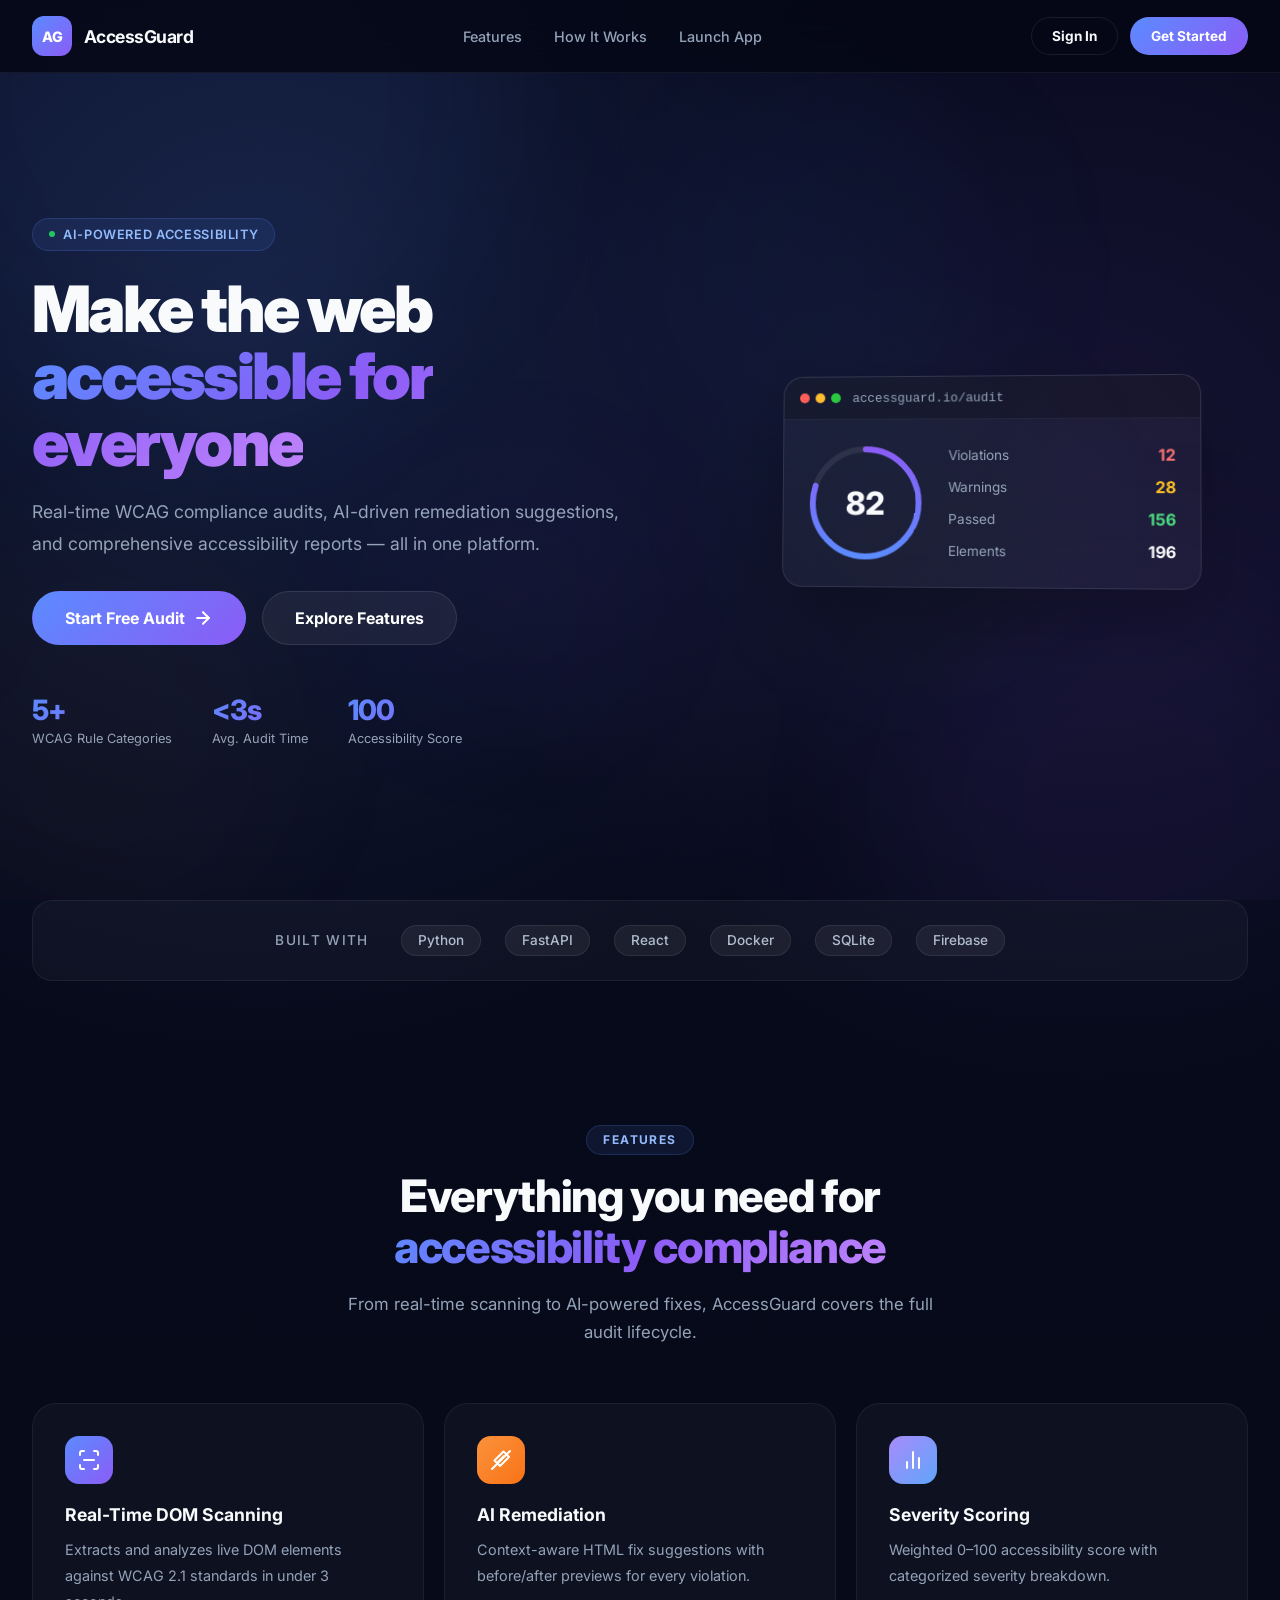
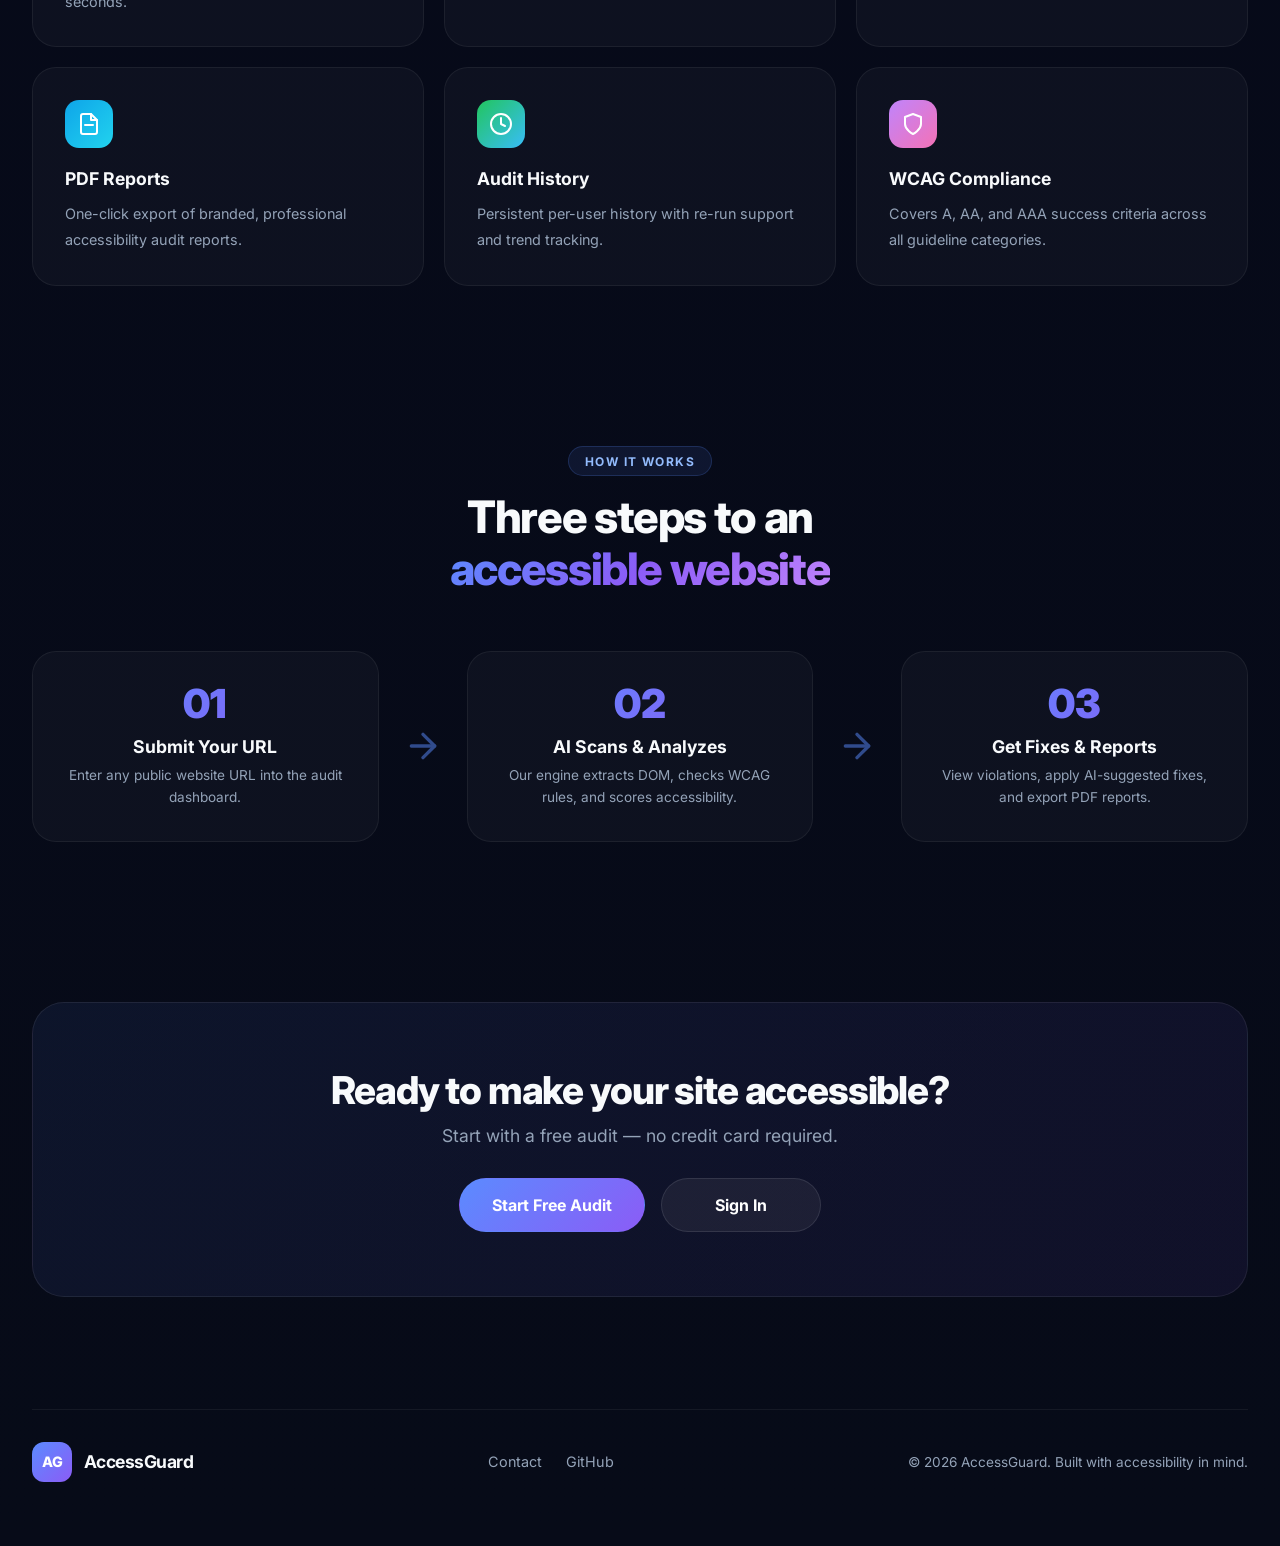
<file: frontend/index.html>
<!DOCTYPE html>
<html lang="en">
<head>
    <meta charset="UTF-8">
    <meta name="viewport" content="width=device-width, initial-scale=1.0">
    <title>AccessGuard — Web Accessibility Intelligence</title>
    <meta name="description" content="Real-time web accessibility auditing platform powered by AI.">
    <link rel="preconnect" href="https://fonts.googleapis.com">
    <link rel="preconnect" href="https://fonts.gstatic.com" crossorigin>
    <link href="https://fonts.googleapis.com/css2?family=Inter:wght@300;400;500;600;700;800;900&display=swap" rel="stylesheet">
    <link rel="stylesheet" href="styles.css">
</head>
<body>
    <!-- Animated background particles -->
    <div class="bg-particles">
        <div class="particle p1"></div>
        <div class="particle p2"></div>
        <div class="particle p3"></div>
        <div class="particle p4"></div>
        <div class="particle p5"></div>
        <div class="particle p6"></div>
    </div>

    <!-- Navigation -->
    <nav class="nav-bar">
        <div class="nav-inner">
            <div class="nav-brand">
                <div class="brand-mark">AG</div>
                <span class="brand-name">AccessGuard</span>
            </div>
            <div class="nav-links">
                <a href="#features" class="nav-link">Features</a>
                <a href="#how-it-works" class="nav-link">How It Works</a>
                <a href="/login.html" class="nav-link nav-cta">Launch App</a>
            </div>
            <div class="nav-auth">
                <a href="/login.html" class="btn btn-ghost btn-sm">Sign In</a>
                <a href="/signup.html" class="btn btn-primary btn-sm">Get Started</a>
            </div>
        </div>
    </nav>

    <!-- Hero Section -->
    <section class="hero">
        <div class="hero-grid">
            <div class="hero-text">
                <div class="hero-badge">
                    <span class="badge-dot"></span>
                    AI-Powered Accessibility
                </div>
                <h1 class="hero-title">
                    Make the web<br>
                    <span class="gradient-text">accessible for everyone</span>
                </h1>
                <p class="hero-subtitle">
                    Real-time WCAG compliance audits, AI-driven remediation suggestions,<br>
                    and comprehensive accessibility reports — all in one platform.
                </p>
                <div class="hero-buttons">
                    <a href="/signup.html" class="btn btn-primary btn-lg pulse-glow">
                        Start Free Audit
                        <svg width="20" height="20" viewBox="0 0 24 24" fill="none" stroke="currentColor" stroke-width="2.5" stroke-linecap="round" stroke-linejoin="round"><line x1="5" y1="12" x2="19" y2="12"/><polyline points="12 5 19 12 12 19"/></svg>
                    </a>
                    <a href="#features" class="btn btn-secondary btn-lg">
                        Explore Features
                    </a>
                </div>
                <div class="hero-stats">
                    <div class="hero-stat">
                        <span class="hero-stat-value">5+</span>
                        <span class="hero-stat-label">WCAG Rule Categories</span>
                    </div>
                    <div class="hero-stat">
                        <span class="hero-stat-value">&lt;3s</span>
                        <span class="hero-stat-label">Avg. Audit Time</span>
                    </div>
                    <div class="hero-stat">
                        <span class="hero-stat-value">100</span>
                        <span class="hero-stat-label">Accessibility Score</span>
                    </div>
                </div>
            </div>
            <div class="hero-visual">
                <div class="hero-preview-card">
                    <div class="preview-header">
                        <div class="preview-dots">
                            <span class="dot red"></span>
                            <span class="dot yellow"></span>
                            <span class="dot green"></span>
                        </div>
                        <span class="preview-url">accessguard.io/audit</span>
                    </div>
                    <div class="preview-body">
                        <div class="preview-score">
                            <svg class="preview-ring" viewBox="0 0 120 120">
                                <circle cx="60" cy="60" r="54" fill="none" stroke="rgba(255,255,255,0.08)" stroke-width="6"/>
                                <circle cx="60" cy="60" r="54" fill="none" stroke="url(#scoreGrad)" stroke-width="6"
                                    stroke-dasharray="339.292" stroke-dashoffset="67.858" stroke-linecap="round"
                                    transform="rotate(-90 60 60)"/>
                                <defs>
                                    <linearGradient id="scoreGrad" x1="0%" y1="0%" x2="100%" y2="0%">
                                        <stop offset="0%" stop-color="#5b8bff"/>
                                        <stop offset="100%" stop-color="#8b5cf6"/>
                                    </linearGradient>
                                </defs>
                            </svg>
                            <span class="preview-score-text">82</span>
                        </div>
                        <div class="preview-details">
                            <div class="preview-detail-item">
                                <span class="detail-label">Violations</span>
                                <span class="detail-value critical">12</span>
                            </div>
                            <div class="preview-detail-item">
                                <span class="detail-label">Warnings</span>
                                <span class="detail-value warning">28</span>
                            </div>
                            <div class="preview-detail-item">
                                <span class="detail-label">Passed</span>
                                <span class="detail-value pass">156</span>
                            </div>
                            <div class="preview-detail-item">
                                <span class="detail-label">Elements</span>
                                <span class="detail-value">196</span>
                            </div>
                        </div>
                    </div>
                </div>
            </div>
        </div>
    </section>

    <!-- Trusted/Stats Bar -->
    <section class="trust-bar">
        <div class="trust-inner">
            <span class="trust-label">Built with</span>
            <div class="trust-icons">
                <span class="trust-icon">Python</span>
                <span class="trust-icon">FastAPI</span>
                <span class="trust-icon">React</span>
                <span class="trust-icon">Docker</span>
                <span class="trust-icon">SQLite</span>
                <span class="trust-icon">Firebase</span>
            </div>
        </div>
    </section>

    <!-- Features Section -->
    <section id="features" class="section features">
        <div class="section-header">
            <span class="section-eyebrow">Features</span>
            <h2 class="section-title">Everything you need for<br><span class="gradient-text">accessibility compliance</span></h2>
            <p class="section-desc">
                From real-time scanning to AI-powered fixes, AccessGuard covers the full audit lifecycle.
            </p>
        </div>
        <div class="features-grid">
            <div class="feature-card">
                <div class="feature-icon icon-scan">
                    <svg width="24" height="24" viewBox="0 0 24 24" fill="none" stroke="currentColor" stroke-width="2" stroke-linecap="round" stroke-linejoin="round"><path d="M3 7V5a2 2 0 0 1 2-2h2"/><path d="M17 3h2a2 2 0 0 1 2 2v2"/><path d="M21 17v2a2 2 0 0 1-2 2h-2"/><path d="M7 21H5a2 2 0 0 1-2-2v-2"/><line x1="7" y1="12" x2="17" y2="12"/></svg>
                </div>
                <h3 class="feature-title">Real-Time DOM Scanning</h3>
                <p class="feature-desc">Extracts and analyzes live DOM elements against WCAG 2.1 standards in under 3 seconds.</p>
            </div>
            <div class="feature-card">
                <div class="feature-icon icon-wand">
                    <svg width="24" height="24" viewBox="0 0 24 24" fill="none" stroke="currentColor" stroke-width="2" stroke-linecap="round" stroke-linejoin="round"><path d="M14.5 3.5L20 9l-9 9-5.5-5.5z"/><line x1="9" y1="14" x2="15" y2="8"/><line x1="3" y1="21" x2="21" y2="3"/></svg>
                </div>
                <h3 class="feature-title">AI Remediation</h3>
                <p class="feature-desc">Context-aware HTML fix suggestions with before/after previews for every violation.</p>
            </div>
            <div class="feature-card">
                <div class="feature-icon icon-chart">
                    <svg width="24" height="24" viewBox="0 0 24 24" fill="none" stroke="currentColor" stroke-width="2" stroke-linecap="round" stroke-linejoin="round"><line x1="18" y1="20" x2="18" y2="10"/><line x1="12" y1="20" x2="12" y2="4"/><line x1="6" y1="20" x2="6" y2="14"/></svg>
                </div>
                <h3 class="feature-title">Severity Scoring</h3>
                <p class="feature-desc">Weighted 0–100 accessibility score with categorized severity breakdown.</p>
            </div>
            <div class="feature-card">
                <div class="feature-icon icon-file">
                    <svg width="24" height="24" viewBox="0 0 24 24" fill="none" stroke="currentColor" stroke-width="2" stroke-linecap="round" stroke-linejoin="round"><path d="M14 2H6a2 2 0 0 0-2 2v16a2 2 0 0 0 2 2h12a2 2 0 0 0 2-2V8z"/><polyline points="14 2 14 8 20 8"/><line x1="16" y1="13" x2="8" y2="13"/></svg>
                </div>
                <h3 class="feature-title">PDF Reports</h3>
                <p class="feature-desc">One-click export of branded, professional accessibility audit reports.</p>
            </div>
            <div class="feature-card">
                <div class="feature-icon icon-clock">
                    <svg width="24" height="24" viewBox="0 0 24 24" fill="none" stroke="currentColor" stroke-width="2" stroke-linecap="round" stroke-linejoin="round"><circle cx="12" cy="12" r="10"/><polyline points="12 6 12 12 16 14"/></svg>
                </div>
                <h3 class="feature-title">Audit History</h3>
                <p class="feature-desc">Persistent per-user history with re-run support and trend tracking.</p>
            </div>
            <div class="feature-card">
                <div class="feature-icon icon-shield">
                    <svg width="24" height="24" viewBox="0 0 24 24" fill="none" stroke="currentColor" stroke-width="2" stroke-linecap="round" stroke-linejoin="round"><path d="M12 22s8-4 8-10V5l-8-3-8 3v7c0 6 8 10 8 10z"/></svg>
                </div>
                <h3 class="feature-title">WCAG Compliance</h3>
                <p class="feature-desc">Covers A, AA, and AAA success criteria across all guideline categories.</p>
            </div>
        </div>
    </section>

    <!-- How It Works -->
    <section id="how-it-works" class="section steps">
        <div class="section-header">
            <span class="section-eyebrow">How It Works</span>
            <h2 class="section-title">Three steps to an<br><span class="gradient-text">accessible website</span></h2>
        </div>
        <div class="steps-grid">
            <div class="step-card">
                <div class="step-number">01</div>
                <h3 class="step-title">Submit Your URL</h3>
                <p class="step-desc">Enter any public website URL into the audit dashboard.</p>
            </div>
            <div class="step-connector">
                <svg width="40" height="40" viewBox="0 0 24 24" fill="none" stroke="currentColor" stroke-width="2" stroke-linecap="round" stroke-linejoin="round"><line x1="5" y1="12" x2="19" y2="12"/><polyline points="12 5 19 12 12 19"/></svg>
            </div>
            <div class="step-card">
                <div class="step-number">02</div>
                <h3 class="step-title">AI Scans & Analyzes</h3>
                <p class="step-desc">Our engine extracts DOM, checks WCAG rules, and scores accessibility.</p>
            </div>
            <div class="step-connector">
                <svg width="40" height="40" viewBox="0 0 24 24" fill="none" stroke="currentColor" stroke-width="2" stroke-linecap="round" stroke-linejoin="round"><line x1="5" y1="12" x2="19" y2="12"/><polyline points="12 5 19 12 12 19"/></svg>
            </div>
            <div class="step-card">
                <div class="step-number">03</div>
                <h3 class="step-title">Get Fixes & Reports</h3>
                <p class="step-desc">View violations, apply AI-suggested fixes, and export PDF reports.</p>
            </div>
        </div>
    </section>

    <!-- CTA Section -->
    <section class="section cta">
        <div class="cta-card">
            <h2 class="cta-title">Ready to make your site accessible?</h2>
            <p class="cta-desc">Start with a free audit — no credit card required.</p>
            <div class="cta-buttons">
                <a href="/signup.html" class="btn btn-primary btn-lg pulse-glow">Start Free Audit</a>
                <a href="/login.html" class="btn btn-secondary btn-lg">Sign In</a>
            </div>
        </div>
    </section>

    <!-- Footer -->
    <footer class="footer">
        <div class="footer-inner">
            <div class="footer-brand">
                <div class="brand-mark">AG</div>
                <span class="brand-name">AccessGuard</span>
            </div>
            <div class="footer-links">
                <a href="mailto:sathvikayadav3@gmail.com" class="footer-link">Contact</a>
                <a href="https://github.com/sathvikagudise/AccessGuard" class="footer-link">GitHub</a>
            </div>
            <div class="footer-copy">
                &copy; 2026 AccessGuard. Built with accessibility in mind.
            </div>
        </div>
    </footer>
</body>
</html>
</file>
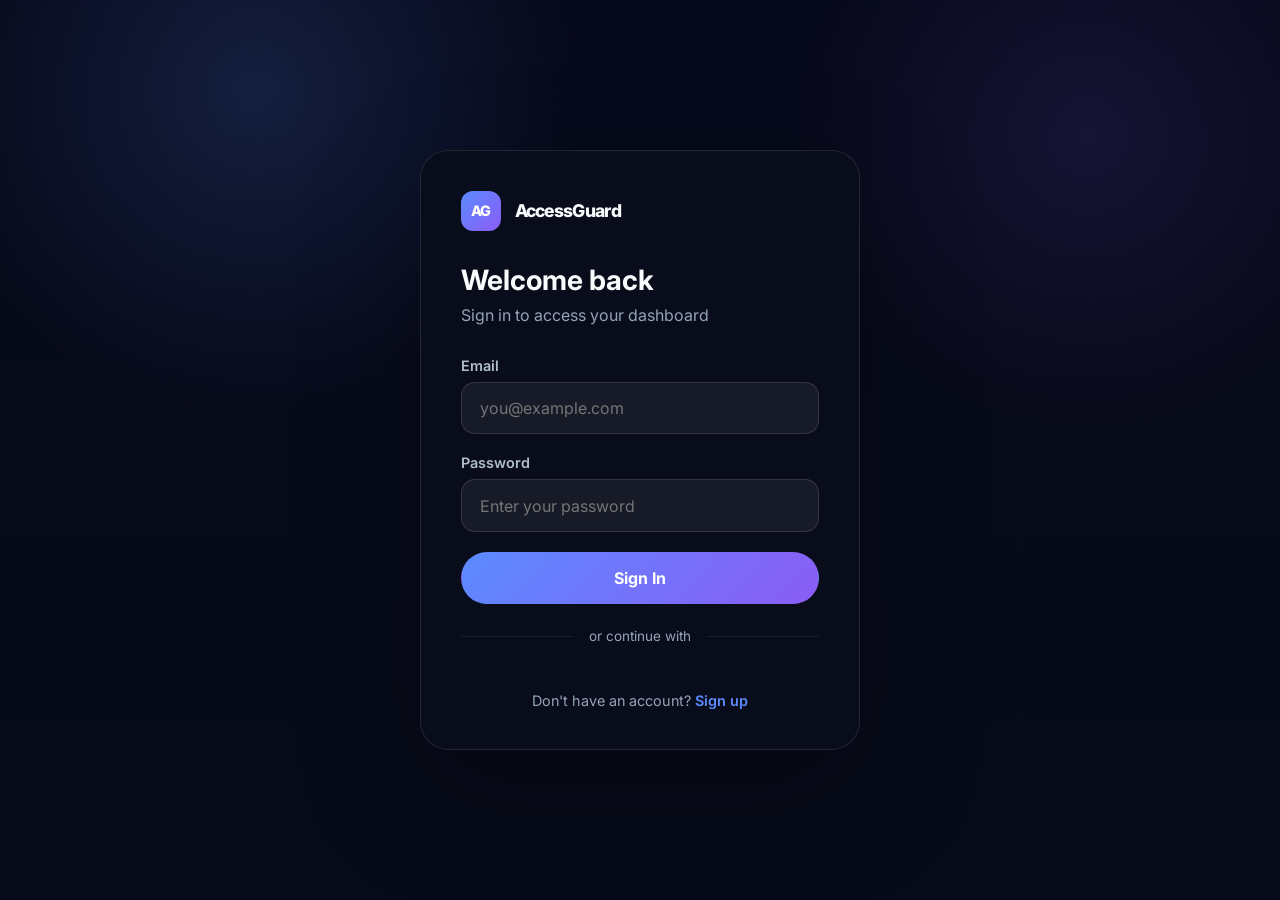
<file: frontend/login.html>
<!DOCTYPE html>
<html lang="en">
<head>
    <meta charset="UTF-8">
    <meta name="viewport" content="width=device-width, initial-scale=1.0">
    <title>Sign In — AccessGuard</title>
    <link rel="preconnect" href="https://fonts.googleapis.com">
    <link rel="preconnect" href="https://fonts.gstatic.com" crossorigin>
    <link href="https://fonts.googleapis.com/css2?family=Inter:wght@300;400;500;600;700;800&display=swap" rel="stylesheet">
    <link rel="stylesheet" href="styles.css">
</head>
<body>
    <div class="auth-shell">
        <div class="auth-card">
            <a href="/" class="auth-brand">
                <span class="brand-mark">AG</span>
                <span class="brand-title">AccessGuard</span>
            </a>
            <h2>Welcome back</h2>
            <p class="auth-subtitle">Sign in to access your dashboard</p>

            <form id="loginForm" class="auth-form">
                <div class="form-group">
                    <label for="email">Email</label>
                    <input type="email" id="email" placeholder="you@example.com" required autocomplete="email">
                </div>
                <div class="form-group">
                    <label for="password">Password</label>
                    <input type="password" id="password" placeholder="Enter your password" required autocomplete="current-password">
                </div>
                <div id="authError" class="auth-error hidden"></div>
                <button type="submit" id="loginBtn" class="btn btn-primary btn-block">Sign In</button>
            </form>

            <div class="auth-divider"><span>or continue with</span></div>

            <div id="googleButton" class="google-btn-wrapper"></div>

            <p class="auth-footer-text">Don't have an account? <a href="/signup.html">Sign up</a></p>
        </div>
    </div>

    <script src="https://accounts.google.com/gsi/client"></script>
    <script>
        window.GOOGLE_CLIENT_ID = '32776571162-ijcnfcjmtud52ujhr91r92sfktiaprqh.apps.googleusercontent.com';
    </script>
    <script src="./auth.js"></script>
    <script>
        document.addEventListener('DOMContentLoaded', () => {
            AUTH.redirectIfAuthenticated();

            const form = document.getElementById('loginForm');
            const email = document.getElementById('email');
            const password = document.getElementById('password');
            const loginBtn = document.getElementById('loginBtn');
            const errorEl = document.getElementById('authError');

            form.addEventListener('submit', async (e) => {
                e.preventDefault();
                errorEl.classList.add('hidden');
                loginBtn.disabled = true;
                loginBtn.textContent = 'Signing in...';

                try {
                    await AUTH.login(email.value, password.value);
                    window.location.href = '/dashboard.html';
                } catch (err) {
                    errorEl.textContent = err.message;
                    errorEl.classList.remove('hidden');
                    loginBtn.disabled = false;
                    loginBtn.textContent = 'Sign In';
                }
            });

            AUTH.initGoogleSignIn('googleButton', (err, result) => {
                if (err) {
                    errorEl.textContent = 'Google sign-in failed. Please try again.';
                    errorEl.classList.remove('hidden');
                    return;
                }
                window.location.href = '/dashboard.html';
            });
        });
    </script>
</body>
</html>
</file>
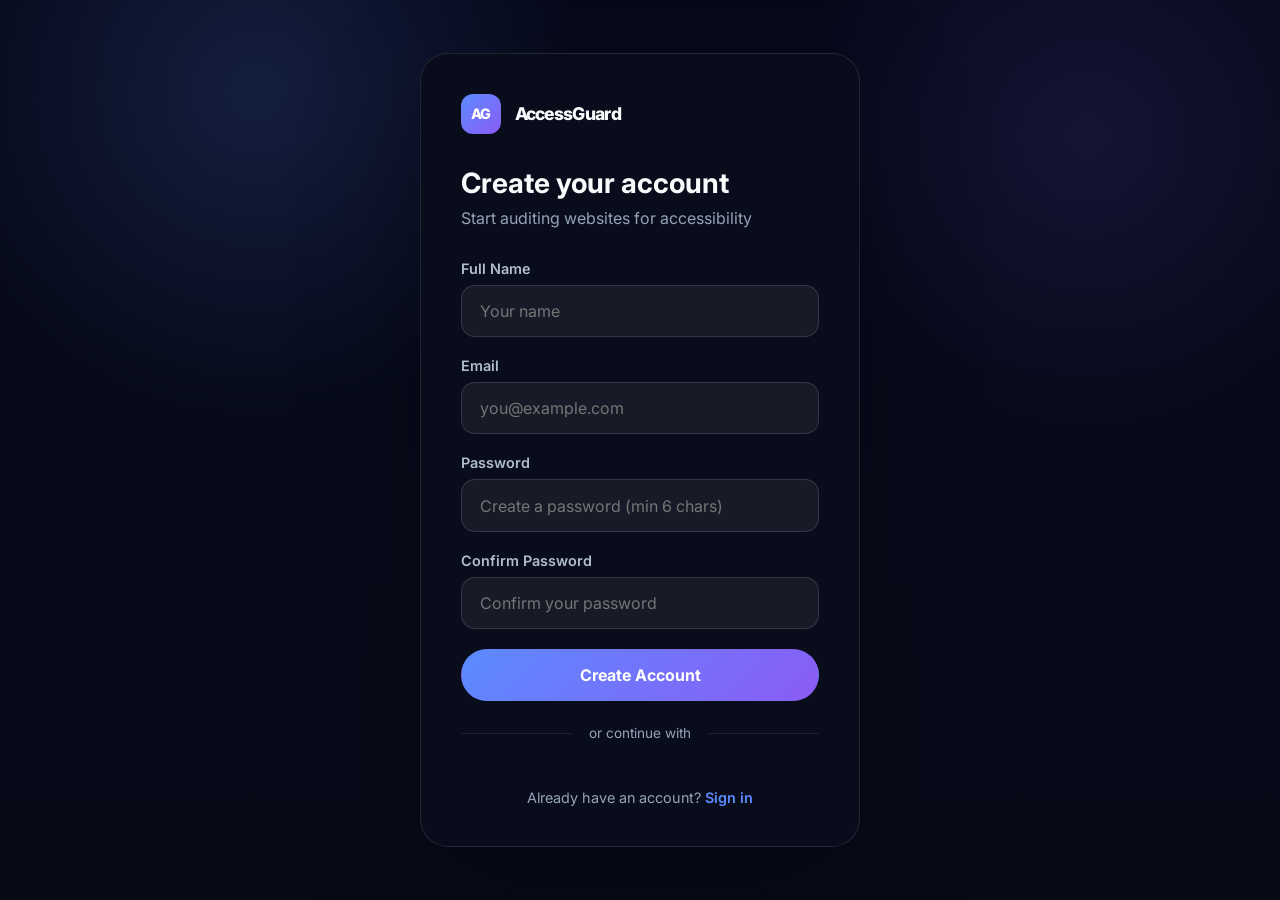
<file: frontend/signup.html>
<!DOCTYPE html>
<html lang="en">
<head>
    <meta charset="UTF-8">
    <meta name="viewport" content="width=device-width, initial-scale=1.0">
    <title>Create Account — AccessGuard</title>
    <link rel="preconnect" href="https://fonts.googleapis.com">
    <link rel="preconnect" href="https://fonts.gstatic.com" crossorigin>
    <link href="https://fonts.googleapis.com/css2?family=Inter:wght@300;400;500;600;700;800&display=swap" rel="stylesheet">
    <link rel="stylesheet" href="styles.css">
</head>
<body>
    <div class="auth-shell">
        <div class="auth-card">
            <a href="/" class="auth-brand">
                <span class="brand-mark">AG</span>
                <span class="brand-title">AccessGuard</span>
            </a>
            <h2>Create your account</h2>
            <p class="auth-subtitle">Start auditing websites for accessibility</p>

            <form id="signupForm" class="auth-form">
                <div class="form-group">
                    <label for="name">Full Name</label>
                    <input type="text" id="name" placeholder="Your name" required autocomplete="name">
                </div>
                <div class="form-group">
                    <label for="email">Email</label>
                    <input type="email" id="email" placeholder="you@example.com" required autocomplete="email">
                </div>
                <div class="form-group">
                    <label for="password">Password</label>
                    <input type="password" id="password" placeholder="Create a password (min 6 chars)" required minlength="6" autocomplete="new-password">
                </div>
                <div class="form-group">
                    <label for="confirmPassword">Confirm Password</label>
                    <input type="password" id="confirmPassword" placeholder="Confirm your password" required autocomplete="new-password">
                </div>
                <div id="authError" class="auth-error hidden"></div>
                <button type="submit" id="signupBtn" class="btn btn-primary btn-block">Create Account</button>
            </form>

            <div class="auth-divider"><span>or continue with</span></div>

            <div id="googleButton" class="google-btn-wrapper"></div>

            <p class="auth-footer-text">Already have an account? <a href="/login.html">Sign in</a></p>
        </div>
    </div>

    <script src="https://accounts.google.com/gsi/client"></script>
    <script>
        window.GOOGLE_CLIENT_ID = '32776571162-ijcnfcjmtud52ujhr91r92sfktiaprqh.apps.googleusercontent.com';
    </script>
    <script src="./auth.js"></script>
    <script>
        document.addEventListener('DOMContentLoaded', () => {
            AUTH.redirectIfAuthenticated();

            const form = document.getElementById('signupForm');
            const name = document.getElementById('name');
            const email = document.getElementById('email');
            const password = document.getElementById('password');
            const confirmPassword = document.getElementById('confirmPassword');
            const signupBtn = document.getElementById('signupBtn');
            const errorEl = document.getElementById('authError');

            form.addEventListener('submit', async (e) => {
                e.preventDefault();
                errorEl.classList.add('hidden');

                if (password.value !== confirmPassword.value) {
                    errorEl.textContent = 'Passwords do not match';
                    errorEl.classList.remove('hidden');
                    return;
                }

                signupBtn.disabled = true;
                signupBtn.textContent = 'Creating account...';

                try {
                    await AUTH.register(name.value, email.value, password.value);
                    window.location.href = '/dashboard.html';
                } catch (err) {
                    errorEl.textContent = err.message;
                    errorEl.classList.remove('hidden');
                    signupBtn.disabled = false;
                    signupBtn.textContent = 'Create Account';
                }
            });

            AUTH.initGoogleSignIn('googleButton', (err, result) => {
                if (err) {
                    errorEl.textContent = 'Google sign-in failed. Please try again.';
                    errorEl.classList.remove('hidden');
                    return;
                }
                window.location.href = '/dashboard.html';
            });
        });
    </script>
</body>
</html>
</file>
<file: frontend/styles.css>
﻿:root {
    --bg: #050816;
    --surface: rgba(10, 14, 28, 0.92);
    --surface-soft: rgba(15, 23, 42, 0.88);
    --text: #f8fafc;
    --muted: #94a3b8;
    --muted-soft: #b0becd;
    --accent: #5b8bff;
    --accent-strong: #8b5cf6;
    --success: #22c55e;
    --warning: #facc15;
    --danger: #f97316;
    --border: rgba(148, 163, 184, 0.14);
    --shadow: 0 40px 120px rgba(0, 0, 0, 0.25);
}

[data-theme="light"] {
    --bg: #f8fafc;
    --surface: rgba(255, 255, 255, 0.95);
    --surface-soft: rgba(241, 245, 249, 0.9);
    --text: #0f172a;
    --muted: #64748b;
    --muted-soft: #475569;
    --accent: #4f46e5;
    --accent-strong: #7c3aed;
    --border: rgba(15, 23, 42, 0.1);
    --shadow: 0 40px 120px rgba(0, 0, 0, 0.08);
}

* {
    margin: 0;
    padding: 0;
    box-sizing: border-box;
    font-family: 'Inter', sans-serif;
}

html {
    scroll-behavior: smooth;
}

body {
    min-height: 100vh;
    background: var(--bg);
    color: var(--text);
    overflow-x: hidden;
}

[data-theme="dark"] body,
body:not([data-theme="light"]) {
    background: radial-gradient(circle at 20% 10%, rgba(91, 139, 255, 0.16), transparent 25%),
                radial-gradient(circle at 85% 15%, rgba(139, 92, 246, 0.12), transparent 22%),
                linear-gradient(180deg, #06091a 0%, #070b18 100%);
}

[data-theme="light"] body {
    background: radial-gradient(circle at 20% 10%, rgba(79, 70, 229, 0.06), transparent 25%),
                radial-gradient(circle at 85% 15%, rgba(124, 58, 237, 0.04), transparent 22%),
                linear-gradient(180deg, #f8fafc 0%, #f1f5f9 100%);
}

a {
    color: inherit;
    text-decoration: none;
}

button,
input,
textarea {
    font: inherit;
}

.page-shell {
    max-width: 1200px;
    margin: 0 auto;
    padding: 1rem 1.5rem 3rem;
}

.site-header {
    position: sticky;
    top: 0;
    z-index: 50;
    display: flex;
    align-items: center;
    justify-content: space-between;
    gap: 1rem;
    padding: 1rem 1.25rem;
    margin: 0 auto 2rem;
    background: var(--surface);
    backdrop-filter: blur(18px);
    border: 1px solid var(--border);
    border-radius: 24px;
}

.brand-row {
    display: flex;
    flex-direction: column;
    gap: 0.25rem;
}

.brand-link {
    display: inline-flex;
    align-items: center;
    gap: 0.85rem;
    font-weight: 800;
    letter-spacing: -0.04em;
    font-size: 1.1rem;
}

.brand-mark {
    display: inline-flex;
    align-items: center;
    justify-content: center;
    width: 2.5rem;
    height: 2.5rem;
    border-radius: 14px;
    background: linear-gradient(135deg, var(--accent), var(--accent-strong));
    color: white;
    font-weight: 700;
}

.brand-subtitle {
    color: var(--muted);
    font-size: 0.9rem;
}

.nav-toggle {
    display: none;
    flex-direction: column;
    gap: 6px;
    background: transparent;
    border: none;
    cursor: pointer;
}

.nav-toggle span {
    display: block;
    width: 22px;
    height: 2px;
    background: var(--text);
    border-radius: 999px;
}

.site-nav {
    display: flex;
    align-items: center;
    gap: 1rem;
}

.nav-link {
    color: var(--muted);
    transition: color 0.2s ease;
}

.nav-link:hover,
.nav-link.active {
    color: white;
}

.nav-external {
    padding: 0.75rem 1rem;
    border-radius: 999px;
    background: rgba(255,255,255,0.05);
    border: 1px solid rgba(255,255,255,0.08);
}

.auth-actions {
    display: flex;
    align-items: center;
    gap: 0.75rem;
}

.auth-avatar {
    width: 36px;
    height: 36px;
    border-radius: 999px;
    display: grid;
    place-items: center;
    font-weight: 700;
    font-size: 0.95rem;
    background: linear-gradient(135deg, var(--accent), var(--accent-strong));
    border: 1px solid rgba(255,255,255,0.16);
}

.auth-welcome {
    color: var(--muted-soft);
    font-size: 0.95rem;
}

.btn {
    display: inline-flex;
    align-items: center;
    justify-content: center;
    padding: 0.95rem 1.4rem;
    border-radius: 999px;
    font-weight: 700;
    transition: transform 0.2s ease, background 0.2s ease, border-color 0.2s ease;
    cursor: pointer;
    border: 1px solid transparent;
}

.btn:hover {
    transform: translateY(-1px);
}

.btn-primary {
    background: linear-gradient(135deg, var(--accent), var(--accent-strong));
    color: white;
}

.btn-secondary {
    background: rgba(255,255,255,0.06);
    color: white;
    border-color: rgba(255,255,255,0.1);
}

.btn-ghost {
    background: transparent;
    color: var(--text);
    border-color: rgba(255,255,255,0.08);
}

.btn-block {
    width: 100%;
}

.btn-lg {
    padding: 1rem 2rem;
    font-size: 1rem;
    min-width: 160px;
}

.hero-section,
.features-section,
.about-section,
.dashboard-section,
.history-section {
    margin-bottom: 3rem;
}

.hero-section {
    display: grid;
    grid-template-columns: 1.1fr 0.9fr;
    gap: 2.5rem;
    align-items: start;
    padding: 1rem 0;
}

.hero-copy {
    max-width: 640px;
}

.eyebrow,
.section-eyebrow,
.panel-label,
.modal-eyebrow {
    display: inline-flex;
    letter-spacing: 0.18em;
    color: var(--accent);
    font-size: 0.85rem;
    text-transform: uppercase;
    margin-bottom: 1rem;
}

.hero-section h1 {
    font-size: clamp(3rem, 4vw, 4.6rem);
    line-height: 1.02;
    margin-bottom: 1.25rem;
}

.hero-section p,
.about-panel p,
.panel-copy,
.modal-copy,
.results-card p,
.feature-card p,
.history-card p {
    color: var(--muted);
    line-height: 1.8;
}

.hero-actions {
    display: flex;
    flex-wrap: wrap;
    gap: 1rem;
    margin-bottom: 1.8rem;
}

.hero-badges {
    display: inline-flex;
    flex-wrap: wrap;
    gap: 0.75rem;
}

.hero-badges span {
    padding: 0.65rem 0.95rem;
    border-radius: 999px;
    background: rgba(255,255,255,0.05);
    color: var(--text);
    font-size: 0.95rem;
}

.hero-panel {
    display: flex;
    flex-direction: column;
    justify-content: space-between;
    gap: 1rem;
    padding: 2rem;
    min-height: 320px;
}

.panel-heading {
    display: flex;
    justify-content: space-between;
    align-items: flex-start;
    gap: 1rem;
}

.panel-pill {
    display: inline-flex;
    align-items: center;
    padding: 0.5rem 0.9rem;
    border-radius: 999px;
    background: rgba(255,255,255,0.06);
    color: var(--text);
    font-weight: 700;
    font-size: 0.83rem;
}

.panel-copy {
    margin-bottom: 1rem;
}

.panel-note,
.modal-note {
    color: var(--muted-soft);
    font-size: 0.95rem;
}

.dashboard-message {
    margin-top: 1.25rem;
    padding: 1rem 1.1rem;
    border-radius: 18px;
    background: rgba(91, 139, 255, 0.12);
    color: #e0f2fe;
    border: 1px solid rgba(91, 139, 255, 0.2);
}

.dashboard-message.warning {
    background: rgba(248, 113, 113, 0.14);
    color: #fee2e2;
    border-color: rgba(248, 113, 113, 0.24);
}

.history-table {
    width: 100%;
    border-collapse: collapse;
    color: var(--text);
}

.history-table th,
.history-table td {
    padding: 0.85rem 1rem;
    border-bottom: 1px solid rgba(255,255,255,0.08);
}

.history-table th {
    text-align: left;
    color: var(--muted-soft);
    font-weight: 700;
}

.history-table a {
    color: var(--accent);
}

.features-section .section-heading,
.about-section .section-heading,
.dashboard-section .section-heading,
.history-section .section-heading {
    margin-bottom: 2rem;
}

.feature-grid {
    display: grid;
    grid-template-columns: repeat(3, minmax(0, 1fr));
    gap: 1.5rem;
}

.feature-card {
    padding: 1.75rem;
    border-radius: 24px;
    background: rgba(255,255,255,0.04);
    border: 1px solid rgba(255,255,255,0.08);
    transition: transform 0.25s ease, border-color 0.25s ease;
}

.feature-card:hover {
    transform: translateY(-6px);
    border-color: rgba(91, 139, 255, 0.35);
}

.feature-icon {
    width: 3rem;
    height: 3rem;
    border-radius: 16px;
    display: grid;
    place-items: center;
    margin-bottom: 1.25rem;
    background: rgba(255,255,255,0.08);
    color: white;
    font-weight: 700;
}

.icon-dom { background: linear-gradient(135deg, #5b8bff, #8b5cf6); }
.icon-wcag { background: linear-gradient(135deg, #22c55e, #38bdf8); }
.icon-remediation { background: linear-gradient(135deg, #fb923c, #f97316); }
.icon-compare { background: linear-gradient(135deg, #c084fc, #f472b6); }
.icon-report { background: linear-gradient(135deg, #0ea5e9, #22d3ee); }
.icon-score { background: linear-gradient(135deg, #a78bfa, #60a5fa); }

.about-section {
    display: grid;
    grid-template-columns: 1.1fr 0.9fr;
    gap: 1.5rem;
    align-items: start;
}

.about-panel {
    padding: 2rem;
    border-radius: 24px;
    background: rgba(255,255,255,0.04);
    border: 1px solid rgba(255,255,255,0.08);
}

.about-grid {
    display: grid;
    grid-template-columns: repeat(2, minmax(0, 1fr));
    gap: 1.5rem;
}

.about-card {
    padding: 1.75rem;
    border-radius: 24px;
    background: rgba(255,255,255,0.04);
    border: 1px solid rgba(255,255,255,0.08);
}

.dashboard-grid {
    display: grid;
    grid-template-columns: 1.25fr 0.85fr;
    gap: 1.5rem;
}

.dashboard-card {
    padding: 1.75rem;
    border-radius: 24px;
    background: rgba(255,255,255,0.04);
    border: 1px solid rgba(255,255,255,0.08);
}

.dashboard-card-header {
    display: flex;
    justify-content: space-between;
    align-items: flex-start;
    gap: 1rem;
    margin-bottom: 1.5rem;
}

.stats-grid {
    display: grid;
    grid-template-columns: repeat(2, minmax(0, 1fr));
    gap: 1rem;
}

.stat-card {
    padding: 1rem;
    border-radius: 18px;
    background: rgba(255,255,255,0.06);
    border: 1px solid rgba(255,255,255,0.08);
}

.stat-label {
    color: var(--muted);
    margin-bottom: 0.75rem;
    font-size: 0.95rem;
}

.stat-value {
    font-size: 2.65rem;
    font-weight: 800;
}

.dashboard-form {
    display: grid;
    gap: 1rem;
}

.dashboard-form label {
    color: var(--muted-soft);
    font-weight: 600;
}

.dashboard-form input,
.dashboard-form textarea {
    width: 100%;
    border: 1px solid rgba(255,255,255,0.12);
    border-radius: 18px;
    background: rgba(255,255,255,0.06);
    color: var(--text);
    padding: 1rem 1.15rem;
    outline: none;
}

.dashboard-form textarea {
    resize: vertical;
    min-height: 140px;
}

.form-actions {
    display: flex;
    gap: 0.75rem;
    flex-wrap: wrap;
}

.audit-progress {
    margin-top: 1.5rem;
    padding: 1.1rem 1rem;
    border-radius: 18px;
    background: rgba(255,255,255,0.06);
    border: 1px solid rgba(255,255,255,0.08);
}

.progress-label {
    margin-bottom: 0.75rem;
    color: var(--muted-soft);
}

.progress-bar {
    width: 100%;
    height: 10px;
    border-radius: 999px;
    background: rgba(255,255,255,0.08);
    overflow: hidden;
}

.progress-fill {
    width: 0%;
    height: 100%;
    background: linear-gradient(90deg, var(--accent), var(--accent-strong));
    transition: width 0.45s ease;
}

.results-grid {
    display: grid;
    grid-template-columns: 1.4fr 1fr;
    gap: 1.5rem;
    margin-top: 1.5rem;
}

.result-card {
    border-radius: 24px;
}

.score-card {
    padding: 2rem;
}

.score-circle {
    position: relative;
    width: 180px;
    height: 180px;
    margin: 0 auto 1rem;
}

.circular-chart {
    width: 100%;
    height: 100%;
}

.circle-bg {
    fill: none;
    stroke: rgba(255,255,255,0.08);
    stroke-width: 3.5;
}

.circle {
    fill: none;
    stroke-width: 3.5;
    stroke-linecap: round;
    transition: stroke-dashoffset 1.2s ease, stroke 0.3s ease;
    transform: rotate(-90deg);
    transform-origin: 18px 18px;
}

.score-text {
    position: absolute;
    inset: 0;
    display: grid;
    place-items: center;
    font-size: 2.75rem;
    font-weight: 800;
}

.score-note {
    margin-top: 1rem;
    color: var(--muted);
    text-align: center;
}

.remediation-card {
    padding: 2rem;
}

.remediation-grid {
    display: grid;
    gap: 1rem;
    margin-top: 1rem;
}

.remediation-block {
    padding: 1rem;
    border-radius: 18px;
    background: rgba(255,255,255,0.05);
    border: 1px solid rgba(255,255,255,0.08);
}

.remediation-block span {
    display: inline-block;
    margin-bottom: 0.8rem;
    color: var(--muted);
    font-size: 0.95rem;
}

.remediation-block pre {
    margin: 0;
    color: var(--text);
    font-family: ui-monospace, SFMono-Regular, Menlo, Monaco, Consolas, 'Liberation Mono', 'Courier New', monospace;
    font-size: 0.85rem;
    white-space: pre-wrap;
    word-break: break-word;
    max-height: 240px;
    overflow: auto;
}

    .batch-insights,
    .batch-ranking,
    .batch-list {
        margin-top: 1rem;
        color: var(--muted);
        font-size: 0.95rem;
        line-height: 1.8;
    }

    .batch-item {
        padding: 1rem;
        border-radius: 18px;
        background: rgba(255,255,255,0.05);
        border: 1px solid rgba(255,255,255,0.08);
        margin-top: 0.75rem;
    }

}

.violation-header {
    display: flex;
    justify-content: space-between;
    gap: 1rem;
    margin-bottom: 1rem;
    align-items: center;
}

.v-rule {
    font-weight: 700;
}

.v-badge {
    padding: 0.35rem 0.75rem;
    border-radius: 999px;
    font-size: 0.78rem;
    font-weight: 700;
    text-transform: uppercase;
    background: rgba(255,255,255,0.08);
}

.v-message {
    color: var(--muted);
    margin-bottom: 0.9rem;
    line-height: 1.7;
}

.v-element-wrapper {
    background: rgba(0, 0, 0, 0.16);
    padding: 1rem;
    border-radius: 16px;
    overflow-x: auto;
    border: 1px solid rgba(255,255,255,0.06);
}

.v-element {
    margin: 0;
    font-family: ui-monospace, SFMono-Regular, Menlo, Monaco, Consolas, 'Liberation Mono', 'Courier New', monospace;
    font-size: 0.85rem;
    color: #e2e8f0;
    white-space: pre-wrap;
}

.history-list {
    display: grid;
    gap: 1rem;
}

.history-card {
    padding: 1.5rem;
    border-radius: 24px;
    background: rgba(255,255,255,0.04);
    border: 1px solid rgba(255,255,255,0.08);
    display: grid;
    grid-template-columns: 1fr auto;
    gap: 1rem;
    align-items: start;
}

.history-card .history-meta {
    display: grid;
    gap: 0.55rem;
}

.history-card strong {
    display: block;
    font-size: 1rem;
}

.history-card p {
    color: var(--muted);
    font-size: 0.95rem;
}

.history-actions {
    display: flex;
    flex-direction: column;
    gap: 0.75rem;
}

.history-actions button {
    width: 100%;
    justify-content: center;
}

.site-footer {
    display: flex;
    justify-content: space-between;
    flex-wrap: wrap;
    gap: 1rem;
    padding: 1.5rem 0 0;
    border-top: 1px solid rgba(255,255,255,0.08);
    color: var(--muted);
}

.footer-links {
    display: flex;
    gap: 1rem;
    flex-wrap: wrap;
}

.footer-links a {
    color: var(--muted);
}

.modal {
    position: fixed;
    inset: 0;
    display: grid;
    place-items: center;
    background: rgba(5, 8, 22, 0.82);
    backdrop-filter: blur(8px);
    z-index: 100;
    padding: 1.5rem;
}

.modal-panel {
    width: min(520px, 100%);
    padding: 2rem;
    border-radius: 28px;
    background: rgba(10, 14, 28, 0.98);
    border: 1px solid rgba(255,255,255,0.1);
    box-shadow: var(--shadow);
    position: relative;
}

.modal-close {
    position: absolute;
    top: 1rem;
    right: 1rem;
    border: none;
    background: transparent;
    color: var(--text);
    font-size: 1.75rem;
    cursor: pointer;
}

.modal-header {
    margin-bottom: 1rem;
}

.hidden {
    display: none !important;
}

.route-section {
    opacity: 1;
    transition: opacity 0.3s ease;
}

/* ========== NEW LANDING PAGE STYLES ========== */

html {
    scroll-behavior: smooth;
}

/* Particles */
.bg-particles {
    position: fixed;
    inset: 0;
    pointer-events: none;
    z-index: 0;
    overflow: hidden;
}

.particle {
    position: absolute;
    border-radius: 50%;
    filter: blur(80px);
    opacity: 0.5;
}

.p1 { width: 600px; height: 600px; background: rgba(91, 139, 255, 0.12); top: -200px; left: -100px; animation: floatParticle 20s ease-in-out infinite; }
.p2 { width: 500px; height: 500px; background: rgba(139, 92, 246, 0.10); bottom: -150px; right: -100px; animation: floatParticle 25s ease-in-out infinite reverse; }
.p3 { width: 300px; height: 300px; background: rgba(34, 197, 94, 0.06); top: 40%; left: 60%; animation: floatParticle 18s ease-in-out infinite 5s; }
.p4 { width: 400px; height: 400px; background: rgba(251, 146, 60, 0.06); top: 60%; left: -100px; animation: floatParticle 22s ease-in-out infinite 3s; }
.p5 { width: 350px; height: 350px; background: rgba(14, 165, 233, 0.06); top: 10%; right: 20%; animation: floatParticle 15s ease-in-out infinite 8s; }
.p6 { width: 250px; height: 250px; background: rgba(168, 85, 247, 0.08); bottom: 20%; left: 30%; animation: floatParticle 28s ease-in-out infinite 2s; }

@keyframes floatParticle {
    0%, 100% { transform: translate(0, 0) scale(1); }
    25% { transform: translate(50px, -80px) scale(1.1); }
    50% { transform: translate(-30px, 40px) scale(0.9); }
    75% { transform: translate(60px, 60px) scale(1.05); }
}

/* Nav */
.nav-bar {
    position: fixed;
    top: 0;
    left: 0;
    right: 0;
    z-index: 100;
    padding: 1rem 2rem;
    background: rgba(5, 8, 22, 0.85);
    backdrop-filter: blur(20px);
    -webkit-backdrop-filter: blur(20px);
    border-bottom: 1px solid rgba(255,255,255,0.06);
}

.nav-inner {
    max-width: 1280px;
    margin: 0 auto;
    display: flex;
    align-items: center;
    justify-content: space-between;
}

.nav-brand {
    display: flex;
    align-items: center;
    gap: 0.75rem;
}

.brand-mark {
    width: 2.5rem;
    height: 2.5rem;
    border-radius: 12px;
    background: linear-gradient(135deg, var(--accent), var(--accent-strong));
    color: white;
    font-weight: 800;
    font-size: 0.9rem;
    display: flex;
    align-items: center;
    justify-content: center;
}

.brand-name {
    font-weight: 700;
    font-size: 1.1rem;
    letter-spacing: -0.03em;
}

.nav-links {
    display: flex;
    align-items: center;
    gap: 2rem;
}

.nav-link {
    color: var(--muted);
    font-size: 0.9rem;
    font-weight: 500;
    transition: color 0.2s;
}

.nav-link:hover { color: var(--text); }

.nav-auth {
    display: flex;
    gap: 0.75rem;
}

.btn-sm {
    padding: 0.6rem 1.25rem;
    font-size: 0.85rem;
}

/* Hero */
.hero {
    position: relative;
    z-index: 1;
    max-width: 1280px;
    margin: 0 auto;
    padding: 8rem 2rem 4rem;
    min-height: 100vh;
    display: flex;
    align-items: center;
}

.hero-grid {
    display: grid;
    grid-template-columns: 1.1fr 0.9fr;
    gap: 4rem;
    align-items: center;
    width: 100%;
}

.hero-text {
    max-width: 640px;
}

.hero-badge {
    display: inline-flex;
    align-items: center;
    gap: 0.5rem;
    padding: 0.5rem 1rem;
    border-radius: 999px;
    background: rgba(91, 139, 255, 0.1);
    border: 1px solid rgba(91, 139, 255, 0.2);
    color: #93bbfc;
    font-size: 0.8rem;
    font-weight: 600;
    letter-spacing: 0.05em;
    text-transform: uppercase;
    margin-bottom: 1.5rem;
}

.badge-dot {
    width: 6px;
    height: 6px;
    border-radius: 50%;
    background: #22c55e;
    animation: pulse 2s ease-in-out infinite;
}

@keyframes pulse {
    0%, 100% { opacity: 1; }
    50% { opacity: 0.4; }
}

.hero-title {
    font-size: clamp(2.8rem, 5vw, 4.2rem);
    font-weight: 900;
    line-height: 1.05;
    letter-spacing: -0.04em;
    margin-bottom: 1.25rem;
}

.gradient-text {
    background: linear-gradient(135deg, var(--accent), var(--accent-strong), #c084fc);
    -webkit-background-clip: text;
    background-clip: text;
    -webkit-text-fill-color: transparent;
}

.hero-subtitle {
    color: var(--muted);
    font-size: 1.1rem;
    line-height: 1.8;
    margin-bottom: 2rem;
}

.hero-buttons {
    display: flex;
    gap: 1rem;
    flex-wrap: wrap;
    margin-bottom: 3rem;
}

.hero-buttons .btn {
    display: inline-flex;
    align-items: center;
    gap: 0.5rem;
}

.pulse-glow {
    position: relative;
    overflow: hidden;
}

.pulse-glow::after {
    content: '';
    position: absolute;
    inset: -2px;
    border-radius: 999px;
    background: linear-gradient(135deg, var(--accent), var(--accent-strong));
    opacity: 0;
    z-index: -1;
    filter: blur(12px);
    animation: glowPulse 3s ease-in-out infinite;
}

@keyframes glowPulse {
    0%, 100% { opacity: 0.3; }
    50% { opacity: 0.7; }
}

.hero-stats {
    display: flex;
    gap: 2.5rem;
}

.hero-stat {
    display: flex;
    flex-direction: column;
    gap: 0.25rem;
}

.hero-stat-value {
    font-size: 1.75rem;
    font-weight: 800;
    letter-spacing: -0.03em;
    background: linear-gradient(135deg, var(--accent), var(--accent-strong));
    -webkit-background-clip: text;
    background-clip: text;
    -webkit-text-fill-color: transparent;
}

.hero-stat-label {
    color: var(--muted);
    font-size: 0.8rem;
}

/* Hero Preview Card */
.hero-visual {
    display: flex;
    justify-content: center;
}

.hero-preview-card {
    width: 100%;
    max-width: 420px;
    border-radius: 20px;
    background: rgba(255,255,255,0.04);
    border: 1px solid rgba(255,255,255,0.1);
    overflow: hidden;
    box-shadow: 0 30px 80px rgba(0, 0, 0, 0.3);
    transform: perspective(1200px) rotateY(-5deg) rotateX(2deg);
    transition: transform 0.5s ease;
}

.hero-preview-card:hover {
    transform: perspective(1200px) rotateY(-2deg) rotateX(1deg);
}

.preview-header {
    display: flex;
    align-items: center;
    gap: 0.75rem;
    padding: 0.85rem 1rem;
    background: rgba(0,0,0,0.2);
    border-bottom: 1px solid rgba(255,255,255,0.06);
}

.preview-dots {
    display: flex;
    gap: 6px;
}

.dot {
    width: 10px;
    height: 10px;
    border-radius: 50%;
}

.dot.red { background: #ff5f57; }
.dot.yellow { background: #febc2e; }
.dot.green { background: #28c840; }

.preview-url {
    color: var(--muted);
    font-size: 0.8rem;
    font-family: ui-monospace, monospace;
}

.preview-body {
    padding: 1.5rem;
    display: flex;
    gap: 1.5rem;
    align-items: center;
}

.preview-score {
    position: relative;
    width: 120px;
    height: 120px;
    flex-shrink: 0;
}

.preview-ring {
    width: 100%;
    height: 100%;
}

.preview-score-text {
    position: absolute;
    inset: 0;
    display: flex;
    align-items: center;
    justify-content: center;
    font-size: 2rem;
    font-weight: 800;
    color: var(--text);
}

.preview-details {
    display: grid;
    gap: 0.75rem;
    flex: 1;
}

.preview-detail-item {
    display: flex;
    justify-content: space-between;
    align-items: center;
}

.detail-label {
    color: var(--muted);
    font-size: 0.85rem;
}

.detail-value {
    font-weight: 700;
    font-size: 1rem;
}

.detail-value.critical { color: #f87171; }
.detail-value.warning { color: #fbbf24; }
.detail-value.pass { color: #4ade80; }

/* Trust Bar */
.trust-bar {
    position: relative;
    z-index: 1;
    max-width: 1280px;
    margin: -2rem auto 0;
    padding: 2rem 2rem 4rem;
}

.trust-inner {
    display: flex;
    align-items: center;
    gap: 2rem;
    flex-wrap: wrap;
    justify-content: center;
    padding: 1.5rem 2rem;
    border-radius: 20px;
    background: rgba(255,255,255,0.03);
    border: 1px solid rgba(255,255,255,0.06);
}

.trust-label {
    color: var(--muted);
    font-size: 0.85rem;
    font-weight: 500;
    text-transform: uppercase;
    letter-spacing: 0.1em;
}

.trust-icons {
    display: flex;
    gap: 1.5rem;
    flex-wrap: wrap;
}

.trust-icon {
    padding: 0.4rem 1rem;
    border-radius: 999px;
    background: rgba(255,255,255,0.06);
    border: 1px solid rgba(255,255,255,0.08);
    font-size: 0.85rem;
    font-weight: 500;
    color: var(--muted-soft);
}

/* Sections */
.section {
    position: relative;
    z-index: 1;
    max-width: 1280px;
    margin: 0 auto;
    padding: 5rem 2rem;
}

.section-header {
    text-align: center;
    max-width: 600px;
    margin: 0 auto 3.5rem;
}

.section-eyebrow {
    display: inline-block;
    padding: 0.4rem 1rem;
    border-radius: 999px;
    background: rgba(91, 139, 255, 0.1);
    border: 1px solid rgba(91, 139, 255, 0.2);
    color: #93bbfc;
    font-size: 0.75rem;
    font-weight: 700;
    text-transform: uppercase;
    letter-spacing: 0.12em;
    margin-bottom: 1rem;
}

.section-title {
    font-size: clamp(2rem, 3.5vw, 2.8rem);
    font-weight: 800;
    letter-spacing: -0.03em;
    line-height: 1.15;
    margin-bottom: 1rem;
}

.section-desc {
    color: var(--muted);
    font-size: 1.05rem;
    line-height: 1.7;
}

/* Features Grid */
.features-grid {
    display: grid;
    grid-template-columns: repeat(3, 1fr);
    gap: 1.25rem;
}

.feature-card {
    padding: 2rem;
    border-radius: 24px;
    background: rgba(255,255,255,0.03);
    border: 1px solid rgba(255,255,255,0.06);
    transition: all 0.3s ease;
}

.feature-card:hover {
    transform: translateY(-6px);
    background: rgba(255,255,255,0.06);
    border-color: rgba(91, 139, 255, 0.25);
    box-shadow: 0 20px 60px rgba(91, 139, 255, 0.08);
}

.feature-icon {
    width: 3rem;
    height: 3rem;
    border-radius: 14px;
    display: flex;
    align-items: center;
    justify-content: center;
    margin-bottom: 1.25rem;
    color: white;
}

.icon-scan { background: linear-gradient(135deg, #5b8bff, #8b5cf6); }
.icon-wand { background: linear-gradient(135deg, #fb923c, #f97316); }
.icon-chart { background: linear-gradient(135deg, #a78bfa, #60a5fa); }
.icon-file { background: linear-gradient(135deg, #0ea5e9, #22d3ee); }
.icon-clock { background: linear-gradient(135deg, #22c55e, #38bdf8); }
.icon-shield { background: linear-gradient(135deg, #c084fc, #f472b6); }

.feature-title {
    font-size: 1.1rem;
    font-weight: 700;
    margin-bottom: 0.75rem;
}

.feature-desc {
    color: var(--muted);
    font-size: 0.9rem;
    line-height: 1.7;
}

/* Steps */
.steps-grid {
    display: grid;
    grid-template-columns: 1fr auto 1fr auto 1fr;
    align-items: center;
    gap: 1.5rem;
}

.step-card {
    padding: 2rem;
    border-radius: 24px;
    background: rgba(255,255,255,0.03);
    border: 1px solid rgba(255,255,255,0.06);
    text-align: center;
    transition: all 0.3s ease;
}

.step-card:hover {
    transform: translateY(-4px);
    border-color: rgba(91, 139, 255, 0.2);
}

.step-number {
    font-size: 2.5rem;
    font-weight: 900;
    background: linear-gradient(135deg, var(--accent), var(--accent-strong));
    -webkit-background-clip: text;
    background-clip: text;
    -webkit-text-fill-color: transparent;
    margin-bottom: 0.75rem;
    line-height: 1;
}

.step-title {
    font-size: 1.1rem;
    font-weight: 700;
    margin-bottom: 0.5rem;
}

.step-desc {
    color: var(--muted);
    font-size: 0.85rem;
    line-height: 1.6;
}

.step-connector {
    color: var(--accent);
    opacity: 0.5;
    display: flex;
    align-items: center;
    justify-content: center;
}

/* CTA */
.cta-card {
    padding: 4rem 3rem;
    border-radius: 32px;
    background: linear-gradient(135deg, rgba(91, 139, 255, 0.08), rgba(139, 92, 246, 0.08));
    border: 1px solid rgba(255,255,255,0.08);
    text-align: center;
}

.cta-title {
    font-size: clamp(1.8rem, 3vw, 2.4rem);
    font-weight: 800;
    letter-spacing: -0.03em;
    margin-bottom: 0.75rem;
}

.cta-desc {
    color: var(--muted);
    font-size: 1.1rem;
    margin-bottom: 2rem;
}

.cta-buttons {
    display: flex;
    gap: 1rem;
    justify-content: center;
    flex-wrap: wrap;
}

/* Footer */
.footer {
    position: relative;
    z-index: 1;
    max-width: 1280px;
    margin: 0 auto;
    padding: 2rem;
}

.footer-inner {
    display: flex;
    align-items: center;
    justify-content: space-between;
    flex-wrap: wrap;
    gap: 1.5rem;
    padding: 2rem 0;
    border-top: 1px solid rgba(255,255,255,0.06);
}

.footer-brand {
    display: flex;
    align-items: center;
    gap: 0.75rem;
}

.footer-links {
    display: flex;
    gap: 1.5rem;
}

.footer-link {
    color: var(--muted);
    font-size: 0.9rem;
    transition: color 0.2s;
}

.footer-link:hover { color: var(--text); }

.footer-copy {
    color: var(--muted);
    font-size: 0.85rem;
}

/* Responsive */
@media (max-width: 1024px) {
    .hero-grid {
        grid-template-columns: 1fr;
        gap: 2.5rem;
    }

    .hero-visual {
        order: -1;
    }

    .hero-preview-card {
        transform: none;
        max-width: 360px;
    }

    .hero-preview-card:hover {
        transform: none;
    }

    .hero {
        padding-top: 6rem;
    }
}

@media (max-width: 900px) {
    .features-grid {
        grid-template-columns: repeat(2, 1fr);
    }

    .steps-grid {
        grid-template-columns: 1fr;
    }

    .step-connector {
        transform: rotate(90deg);
    }

    .nav-links {
        display: none;
    }
}

@media (max-width: 600px) {
    .features-grid {
        grid-template-columns: 1fr;
    }

    .hero-stats {
        flex-direction: column;
        gap: 1rem;
    }

    .hero-buttons {
        flex-direction: column;
    }

    .hero-buttons .btn {
        width: 100%;
        justify-content: center;
    }

    .nav-auth {
        gap: 0.5rem;
    }

    .nav-auth .btn {
        padding: 0.5rem 0.9rem;
        font-size: 0.8rem;
    }

    .section {
        padding: 3rem 1.25rem;
    }

    .cta-card {
        padding: 2.5rem 1.5rem;
    }

    .trust-icons {
        justify-content: center;
    }
}

/* Auth Pages */
.auth-shell {
    min-height: 100vh;
    display: grid;
    place-items: center;
    padding: 2rem;
}

.auth-card {
    width: min(440px, 100%);
    padding: 2.5rem;
    border-radius: 28px;
    background: rgba(10, 14, 28, 0.96);
    border: 1px solid rgba(255,255,255,0.1);
    box-shadow: var(--shadow);
}

.auth-brand {
    display: inline-flex;
    align-items: center;
    gap: 0.85rem;
    font-weight: 800;
    letter-spacing: -0.04em;
    font-size: 1.1rem;
    margin-bottom: 2rem;
}

.auth-card h2 {
    font-size: 1.75rem;
    margin-bottom: 0.5rem;
}

.auth-subtitle {
    color: var(--muted);
    margin-bottom: 2rem;
}

.auth-form {
    display: grid;
    gap: 1.25rem;
}

.form-group {
    display: grid;
    gap: 0.5rem;
}

.form-group label {
    color: var(--muted-soft);
    font-weight: 600;
    font-size: 0.9rem;
}

.form-group input {
    width: 100%;
    border: 1px solid rgba(255,255,255,0.12);
    border-radius: 14px;
    background: rgba(255,255,255,0.06);
    color: var(--text);
    padding: 0.95rem 1.15rem;
    outline: none;
    transition: border-color 0.2s;
}

.form-group input:focus {
    border-color: var(--accent);
}

.auth-error {
    padding: 0.85rem 1rem;
    border-radius: 12px;
    background: rgba(248, 113, 113, 0.14);
    color: #fee2e2;
    border: 1px solid rgba(248, 113, 113, 0.24);
    font-size: 0.9rem;
}

.auth-divider {
    display: flex;
    align-items: center;
    gap: 1rem;
    margin: 1.5rem 0;
    color: var(--muted);
    font-size: 0.85rem;
}

.auth-divider::before,
.auth-divider::after {
    content: '';
    flex: 1;
    height: 1px;
    background: rgba(255,255,255,0.08);
}

.google-btn-wrapper {
    display: flex;
    justify-content: center;
    margin-bottom: 1.5rem;
}

.auth-footer-text {
    text-align: center;
    color: var(--muted);
    font-size: 0.9rem;
}

.auth-footer-text a {
    color: var(--accent);
    font-weight: 600;
}

.auth-footer-text a:hover {
    text-decoration: underline;
}

/* History list items */
.history-item {
    padding: 1.25rem;
    border-radius: 20px;
    background: rgba(255,255,255,0.04);
    border: 1px solid rgba(255,255,255,0.08);
    display: flex;
    justify-content: space-between;
    align-items: center;
    gap: 1rem;
}

.history-item-content {
    flex: 1;
    min-width: 0;
}

.history-url {
    font-weight: 600;
    margin-bottom: 0.35rem;
    overflow: hidden;
    text-overflow: ellipsis;
    white-space: nowrap;
}

.history-meta {
    display: flex;
    gap: 1rem;
    flex-wrap: wrap;
    color: var(--muted);
    font-size: 0.85rem;
}

.history-actions .btn-sm {
    padding: 0.5rem 1rem;
    font-size: 0.85rem;
}

.empty-state {
    color: var(--muted);
    text-align: center;
    padding: 2rem;
}

.no-issues {
    padding: 1.5rem;
    background: rgba(34, 197, 94, 0.1);
    border: 1px solid rgba(34, 197, 94, 0.2);
    border-radius: 16px;
    color: #4ade80;
}

.badge {
    display: inline-flex;
    align-items: center;
    padding: 0.45rem 0.85rem;
    border-radius: 999px;
    font-size: 0.8rem;
    font-weight: 700;
}

.badge-soft {
    background: rgba(255,255,255,0.08);
    color: var(--text);
}

@media (max-width: 980px) {
    .hero-section,
    .about-section {
        grid-template-columns: 1fr;
    }

    .feature-grid,
    .about-grid,
    .dashboard-grid,
    .results-grid {
        grid-template-columns: 1fr;
    }

    .site-nav {
        position: fixed;
        inset: auto 0 auto 0;
        bottom: 0;
        left: 0;
        right: 0;
        justify-content: center;
        padding: 1rem 1.5rem;
        background: rgba(6, 9, 22, 0.95);
        border-top: 1px solid rgba(255,255,255,0.08);
        transform: translateY(100%);
        transition: transform 0.25s ease;
    }

    .site-nav.open {
        transform: translateY(0);
    }

    .nav-toggle {
        display: flex;
    }

    .site-header {
        flex-wrap: wrap;
        align-items: center;
    }

    .auth-actions {
        width: 100%;
        justify-content: space-between;
    }
}

@media (max-width: 820px) {
    .splash-features {
        grid-template-columns: 1fr 1fr;
    }

    .s-feature {
        grid-column: span 1 !important;
    }

    .s-feature:nth-child(4),
    .s-feature:nth-child(5) {
        grid-column: span 1 !important;
    }
}

@media (max-width: 520px) {
    .splash-features {
        grid-template-columns: 1fr;
    }

    .s-feature {
        grid-column: span 1 !important;
    }
}

@media (max-width: 720px) {
    .site-header {
        padding: 1rem;
    }

    .hero-section h1 {
        font-size: 2.7rem;
    }

    .btn {
        width: 100%;
    }

    .hero-actions {
        flex-direction: column;
    }
}
</file>
